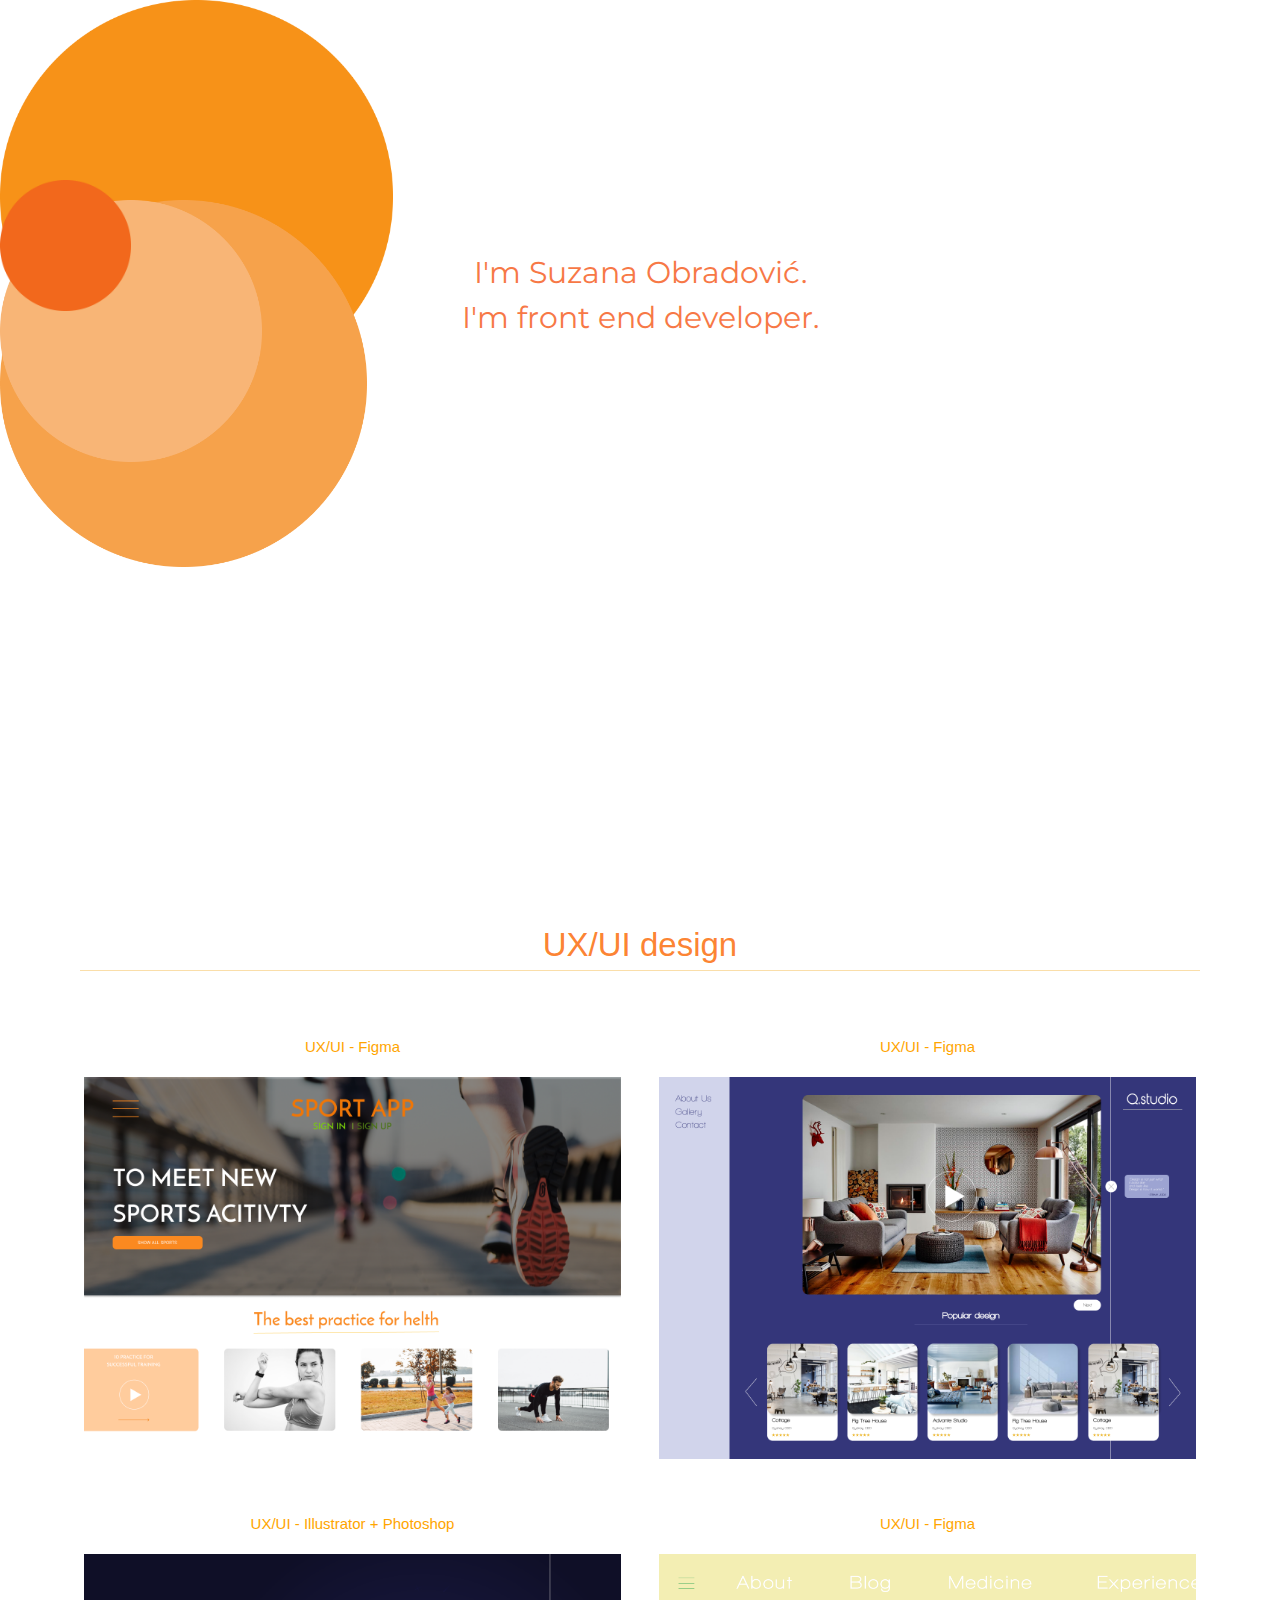
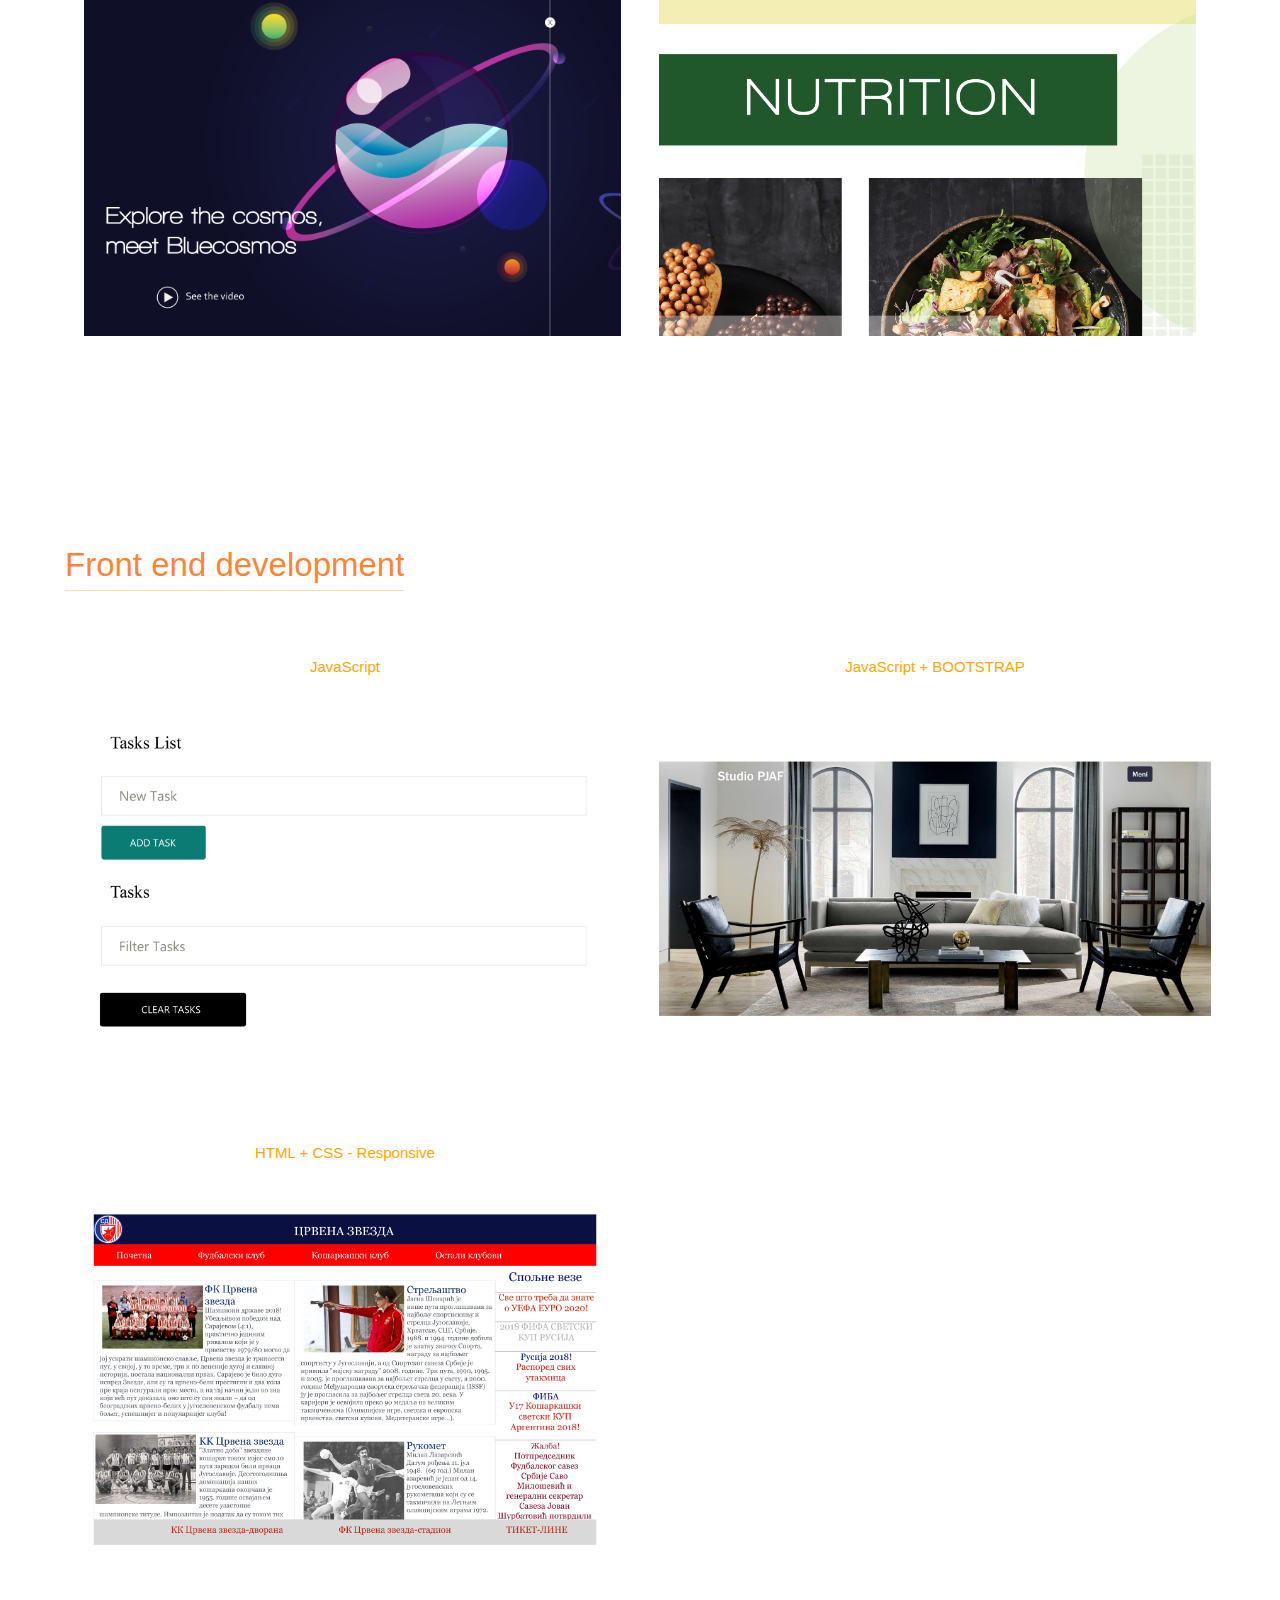
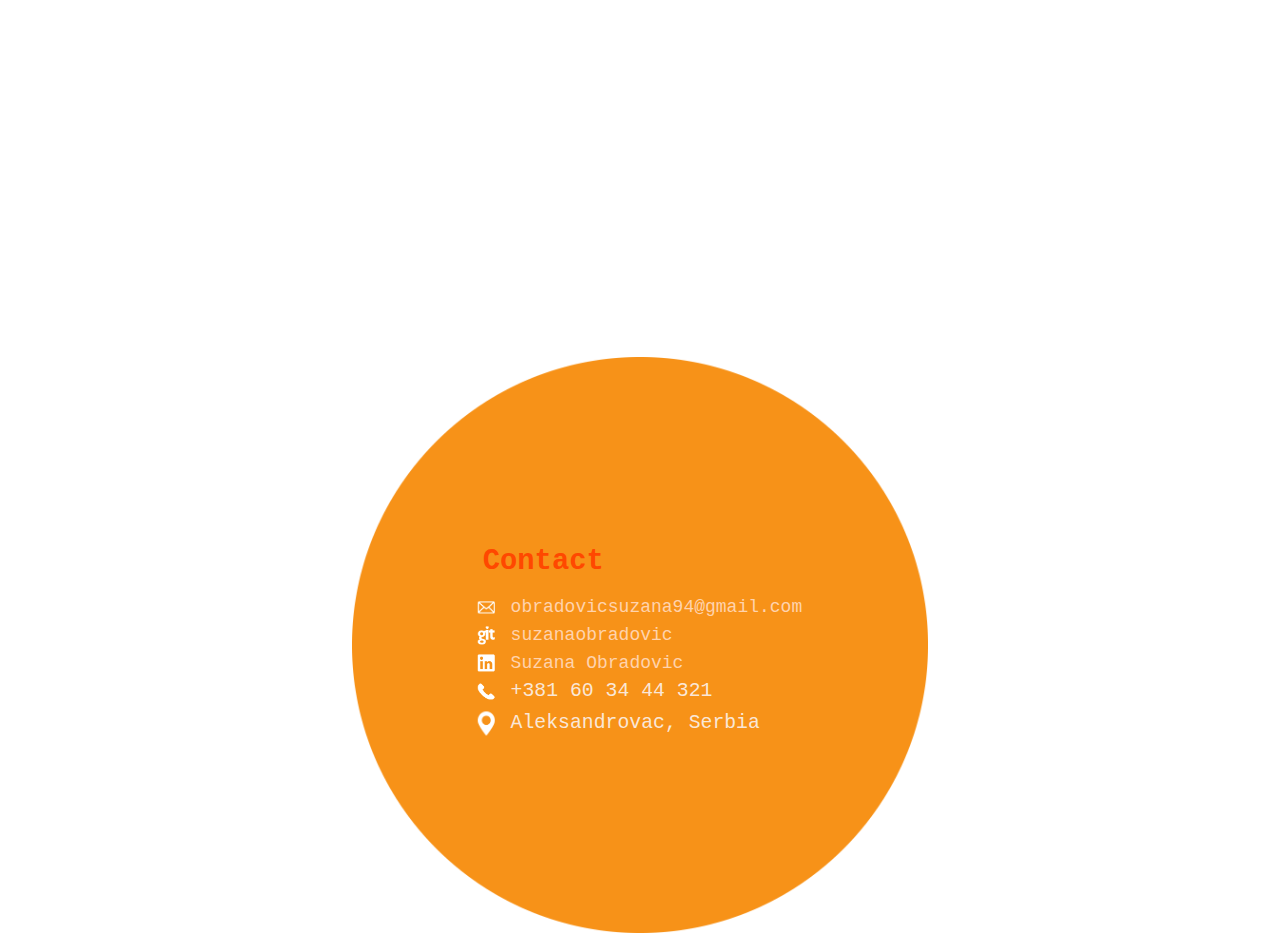
<file: index.html>
<!DOCTYPE html>
<html lang="en">

<head>
    <meta charset="UTF-8">
    <meta name="viewport" content="width=device-width, initial-scale=1">
    <meta http-equiv="X-UA-Compatible" content="ie=edge">
    <title>Portfolio</title>
    <link rel='stylesheet' href='https://use.fontawesome.com/releases/v5.7.0/css/all.css'
        integrity='sha384-lZN37f5QGtY3VHgisS14W3ExzMWZxybE1SJSEsQp9S+oqd12jhcu+A56Ebc1zFSJ' crossorigin='anonymous'>
    <link href="https://fonts.googleapis.com/icon?family=Material+Icons" rel="stylesheet">
    <link rel="stylesheet" href="https://maxcdn.bootstrapcdn.com/bootstrap/4.1.3/css/bootstrap.min.css">
    <script src="https://ajax.googleapis.com/ajax/libs/jquery/3.3.1/jquery.min.js"></script>
    <script src="portfolio.js"></script>
    <link rel="stylesheet" href="https://fonts.googleapis.com/icon?family=Material+Icons">
    <link rel="stylesheet" type="text/css" href="main.css">
    <link rel="stylesheet" href="https://www.w3schools.com/w3css/4/w3.css">


</head>

<body>

    <header>


        <div class="container-flow" id="deo">

            <div class="row" id="prviDeo">
                <div class="col-sm-12">
                    <img src="krug1.png" alt="" class="krug1">
                    <img src="krug2.png" alt="" class="krug2">
                    <img src="krug3.png" alt="" class="krug3">
                    <img src="krug4.png" alt="" class="krug4">

                    <p class="tekstOmeni">I'm Suzana Obradović.<br>
                        I'm front end developer.</p>

                </div>
            </div>

        </div>
    </header>
    <div>
        <span id="top" onclick="scrollFunction()" class='fas fa-angle-double-up' style='font-size:45px'></span>

    </div>


    <section id="portfolio">
        <div class="conatainer-flow">
            <p id="naslovP">UX/UI design</p>
            <div class="row" id="portfolio1">
                <div class="col-sm-6" id="slika1">
                    <p class="naslov1">UX/UI - Figma</p>
                    <a href="sport.html">
                        <div class="image"><img src="Desktop.png" alt="Avatar" class="image"></div>
                        <div class="overlay">
                    </a>

                </div>
            </div>
            <div class="col-sm-6" id="slika1">
                <p class="naslov1">UX/UI - Figma</p>
                <a href="studio.html">
                    <div class="image"><img src="Desktop2.png" alt="Avatar" class="image"></div>
                    <div class="overlay">
                </a>
    
            </div>
            </div>
          


            <div class="col-sm-6" id="slika1">
                <p class="naslov1">UX/UI - Illustrator + Photoshop</p>
                <a href="kosmos.html">
                    <div class="image"><img src="kosmos.png" alt="Avatar" class="image"></div>
                    <div class="overlay">
                </a>
    
            </div>
            </div>

            <div class="col-sm-6" id="slika1">
                <p class="naslov1">UX/UI - Figma</p>
                <a href="cook.html">
                    <div class="image"><img src="cookN1.png" alt="Avatar" class="image"></div>
                    <div class="overlay">
                </a>

            </div>
        </div>

       
        


        <p id="naslovF">Front end development</p>
        <div class="row" id="portfolio2">
            <div class="col-sm-6" id="slika1">
                <p class="naslov1">JavaScript</p>
                <a href="https://suzanaobradovic.github.io/projekat2/" target="_blank" class="naslov1">
                    <div class="image"><img src="toDo.jpg" alt="Avatar" class="image"></div>
                    <div class="overlay">
                </a>

            </div>
        </div>
        <div class="col-sm-6" id="slika1">
            <p class="naslov1">JavaScript + BOOTSTRAP</p>
            <a href="https://suzanaobradovic.github.io/studioPjaf/" target="_blank" class="naslov1">
                <div class="image"><img src="studioPjaf.jpg" alt="Avatar" class="image"></div>
                <div class="overlay">
            </a>
        </div>
        </div>
        <div class="col-sm-6" id="slika1">
            <p class="naslov1">HTML + CSS - Responsive</p>
            <a href="https://suzanaobradovic.github.io/Projekt1Verzija2/" target="_blank" class="naslov1">
                <div class="image"><img src="CZ.jpg" alt="Avatar" class="image"></div>
                <div class="overlay">
            </a>

        </div>
        </div>

        </div>
        </div>
    </section>


    <footer>

        <div class="row">
            <div class="col-sm-12" id="podaci">

                <img src="krug1.png" alt="" class="footerKrug">
                <div class="info">
                    <span id="contact">Contact</span><br>
                    <img src="letter.png" alt="" class="ikonice"> <a href="mailto:obradovicsuzana94@gmail.com"
                        target="_blank">obradovicsuzana94@gmail.com</a>
                    <br>
                    <img src="git-logo.png" alt="" class="ikonice"> <a href="https://github.com/suzanaobradovic"
                        target="_blank">suzanaobradovic</a>
                    <br>
                    <img src="linkedin-logo.png" alt="" class="ikonice"> <a
                        href="https://www.linkedin.com/in/obradovic-suzana" target="_blank">Suzana Obradovic</a><br>
                    <img src="call-answer.png" alt="" class="ikonice"> <span>+381 60 34 44 321</span><br>
                    <img src="placeholder-filled-point.png" alt="" class="ikonice"> <span>Aleksandrovac, Serbia</span>
                </div>

            </div>

        </div>


    </footer>






    <script src="https://cdnjs.cloudflare.com/ajax/libs/popper.js/1.14.3/umd/popper.min.js"></script>
    <script src="https://maxcdn.bootstrapcdn.com/bootstrap/4.1.3/js/bootstrap.min.js"></script>

</body>
</file>
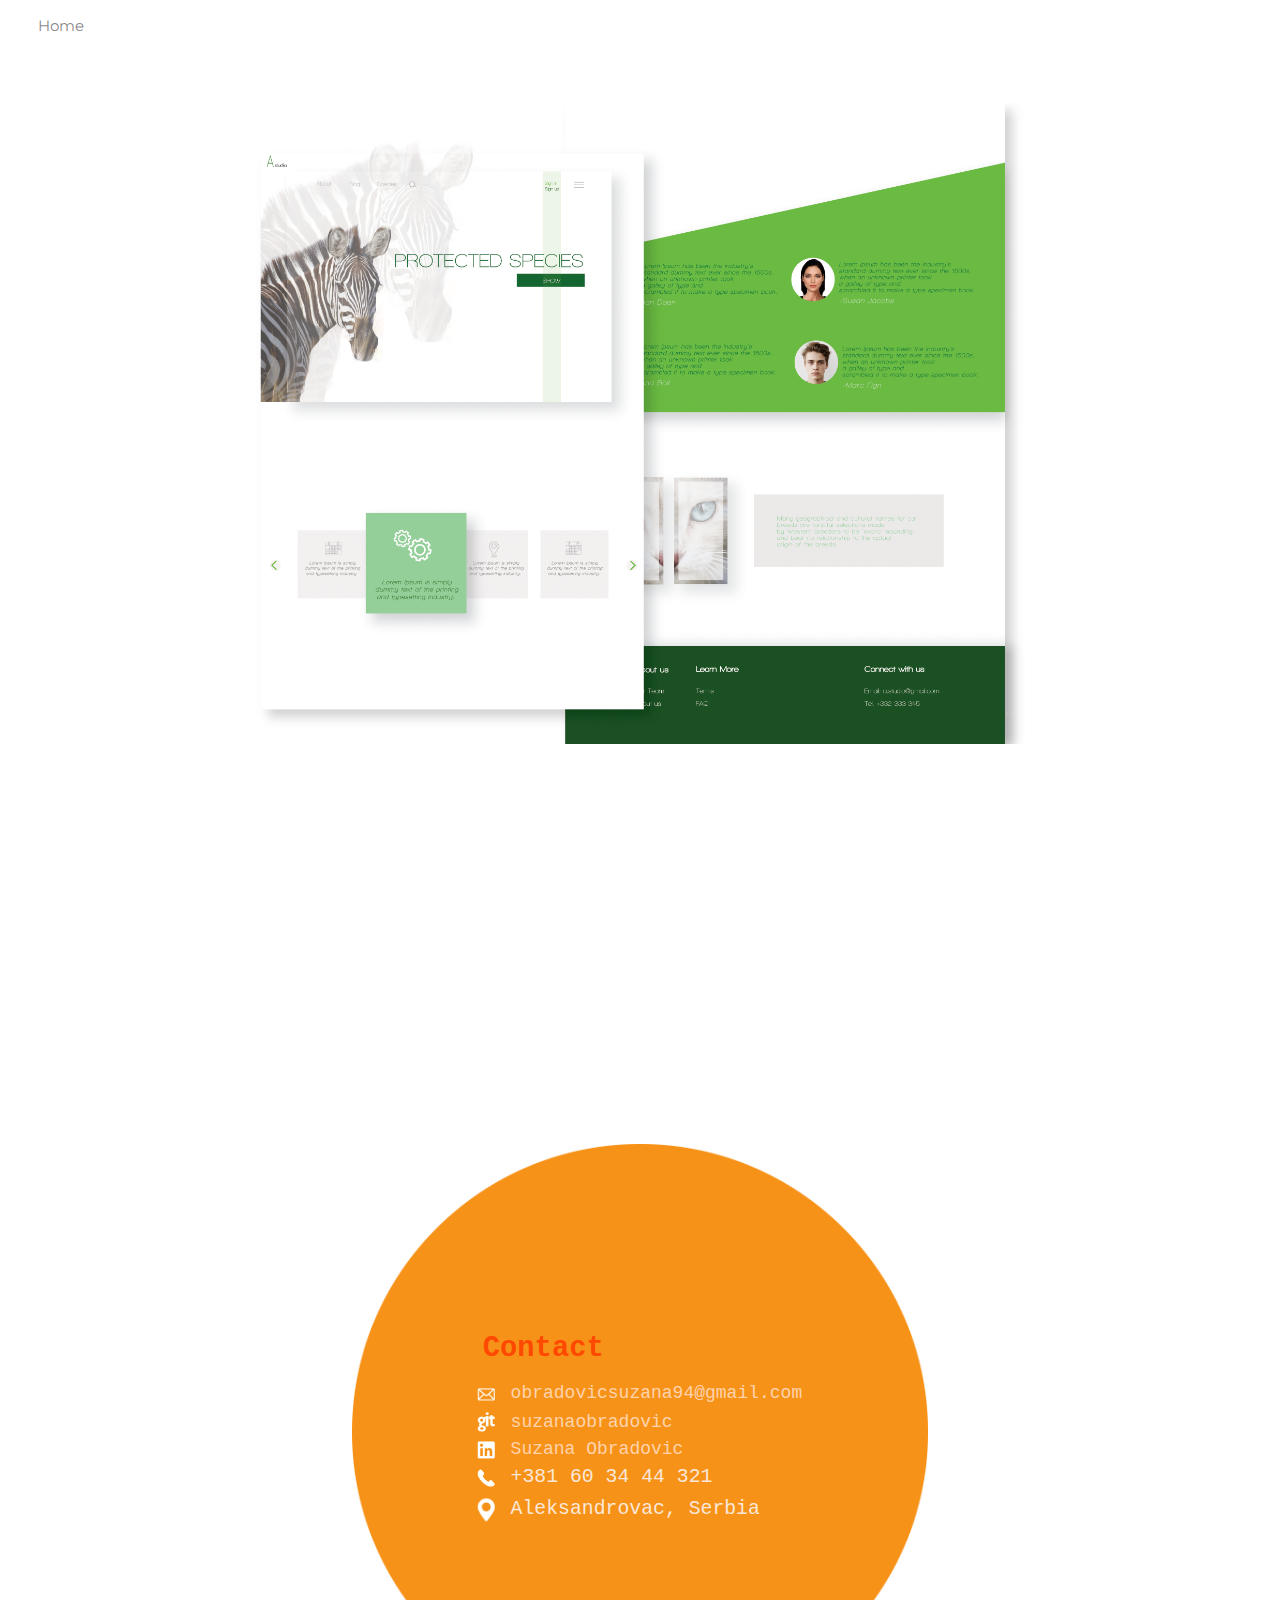
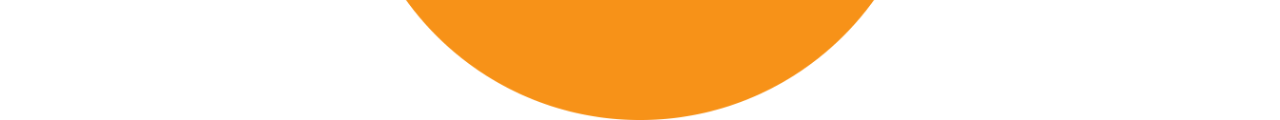
<file: animal.html>
<!DOCTYPE html>
<html lang="en">
    <head>
        <meta charset="UTF-8">
        <meta name="viewport" content="width=device-width, initial-scale=1">
        <meta http-equiv="X-UA-Compatible" content="ie=edge">
        <title>Portfolio</title>
        <link rel='stylesheet' href='https://use.fontawesome.com/releases/v5.7.0/css/all.css'
            integrity='sha384-lZN37f5QGtY3VHgisS14W3ExzMWZxybE1SJSEsQp9S+oqd12jhcu+A56Ebc1zFSJ' crossorigin='anonymous'>
        <link href="https://fonts.googleapis.com/icon?family=Material+Icons" rel="stylesheet">
        <link rel="stylesheet" href="https://maxcdn.bootstrapcdn.com/bootstrap/4.1.3/css/bootstrap.min.css">
        <script src="https://ajax.googleapis.com/ajax/libs/jquery/3.3.1/jquery.min.js"></script>
        <script src="portfolio.js"></script>
        <link rel="stylesheet" href="https://fonts.googleapis.com/icon?family=Material+Icons">
        <link rel="stylesheet" type="text/css" href="main.css">
        <link rel="stylesheet" href="https://www.w3schools.com/w3css/4/w3.css">
    
    
    </head>
    
    <body>
            
            <header>
                    <div class="container-flow">
            
                        <div class="row">
                            <div class="col-sm-12">
            
                                <nav class="navbar navbar-expand-lg navbar-light">
                                    <a class="navbar-brand" href="#"></a>
                                    <button class="navbar-toggler" type="button" data-toggle="collapse" data-target="#navbarNav"
                                        aria-controls="navbarNav" aria-expanded="false" aria-label="Toggle navigation">
                                        <span class="navbar-toggler-icon"></span>
                                    </button>
                                    <div class="collapse navbar-collapse" id="navbarNav">
                                        <ul class="navbar-nav">
                                                <li class="nav-item">
                                                        <span class="nav-link"><a href="index.html">Home</a></span>
                                                    </li>
                                           
                                        </ul>
                                    </div>
                                </nav>
            
                            </div>
                        </div>
                    </div>
                </header>
                <span id="top" onclick="scrollBack()" class='fas fa-angle-double-up' style='font-size:45px'></span>
        <div class="container">
            <div class="row">
                <div class="col-sm-12">
                    <img src="animalUi2.png" alt="" id="slikaCook">
                </div>
            </div>
           
        </div>
        <footer>

                <div class="row">
                    <div class="col-sm-12" id="podaci">
        
                        <img src="krug1.png" alt="" class="footerKrug">
                        <div class="info">
                            <span id="contact">Contact</span><br>
                            <img src="letter.png" alt="" class="ikonice"> <a href="mailto:suzanajeremic9@gmail.com" target="_blank">obradovicsuzana94@gmail.com</a>
                            <br>
                            <img src="git-logo.png" alt="" class="ikonice"> <a href="https://github.com/suzanaobradovic" target="_blank">suzanaobradovic</a>
                            <br>
                            <img src="linkedin-logo.png" alt="" class="ikonice"> <a href="https://www.linkedin.com/in/jer-suzana"
                                target="_blank">Suzana Obradovic</a><br>
                            <img src="call-answer.png" alt="" class="ikonice"> <span>+381 60 34 44 321</span><br>
                            <img src="placeholder-filled-point.png" alt="" class="ikonice"> <span>Aleksandrovac, Serbia</span>
                        </div>
        
                    </div>
        
                </div>
               
        
            </footer>
    
    
        <script src="https://cdnjs.cloudflare.com/ajax/libs/popper.js/1.14.3/umd/popper.min.js"></script>
        <script src="https://maxcdn.bootstrapcdn.com/bootstrap/4.1.3/js/bootstrap.min.js"></script>
    
    </body>
    
</head>
<body>
    
</body>
</html>
</file>
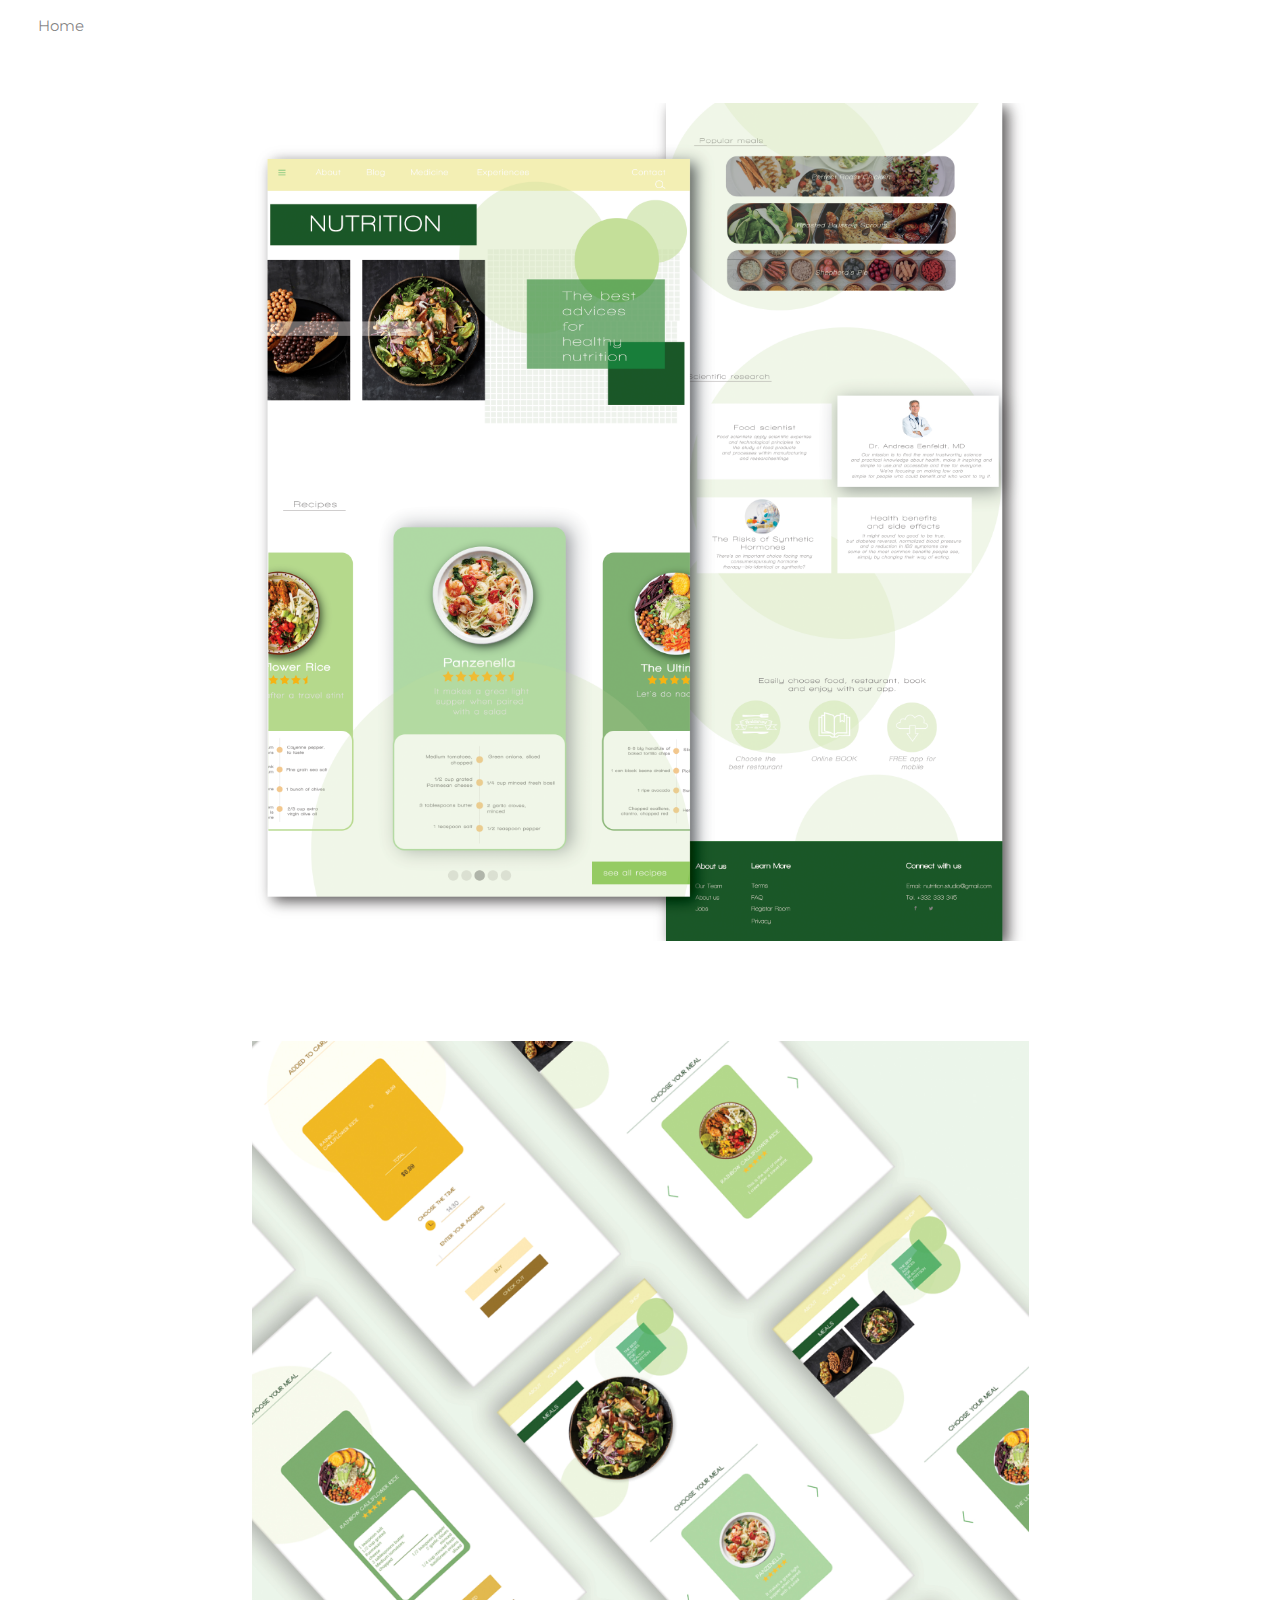
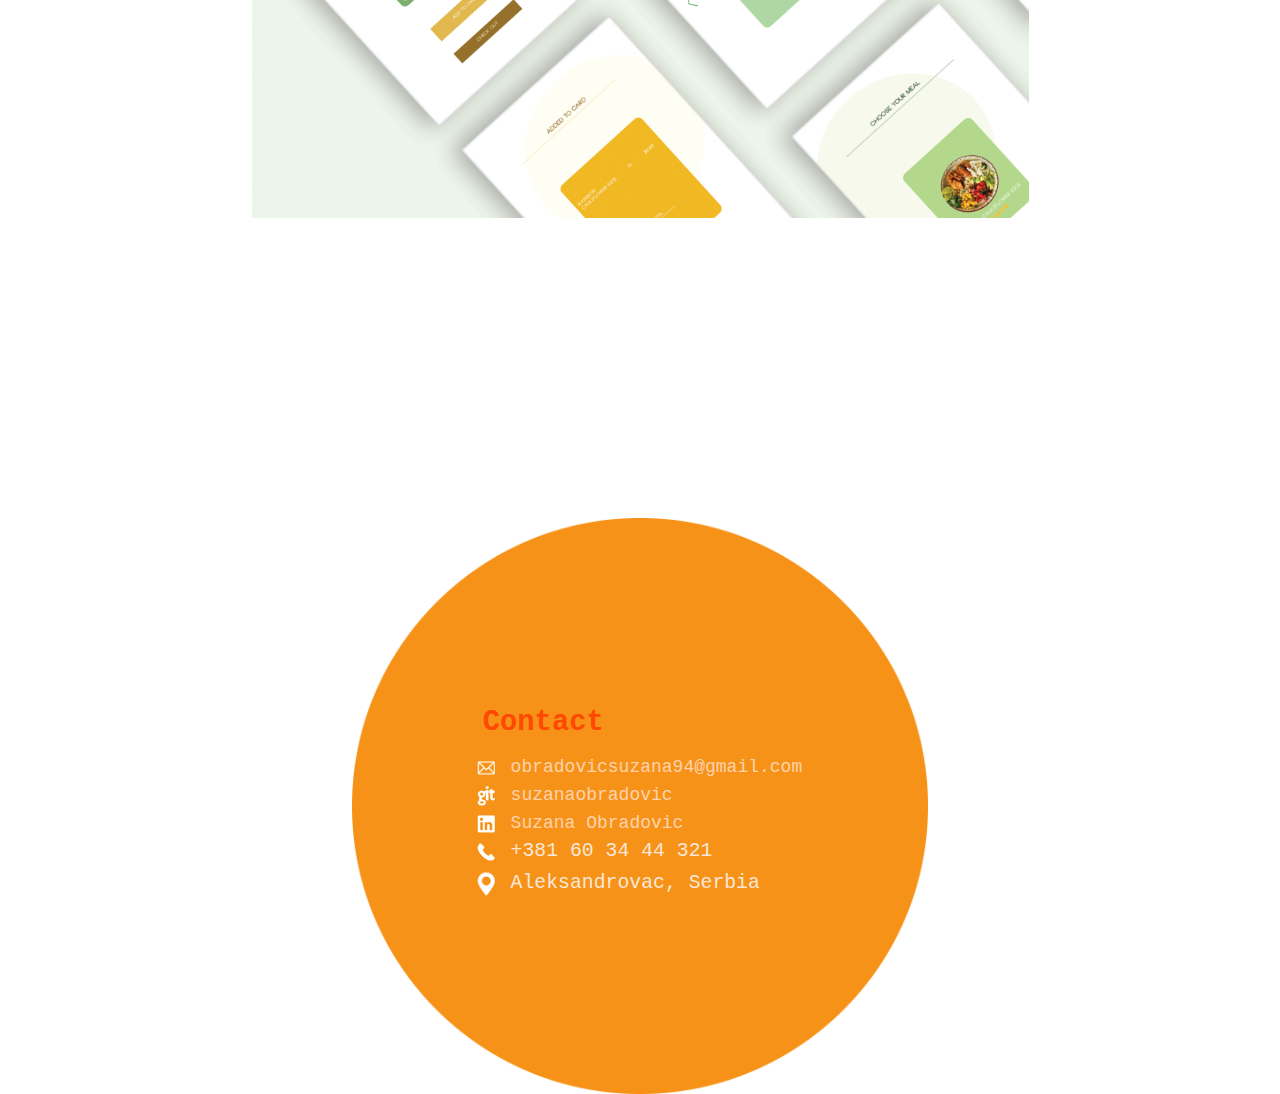
<file: cook.html>
<!DOCTYPE html>
<html lang="en">

<head>
    <meta charset="UTF-8">
    <meta name="viewport" content="width=device-width, initial-scale=1">
    <meta http-equiv="X-UA-Compatible" content="ie=edge">
    <title>Portfolio</title>
    <link rel='stylesheet' href='https://use.fontawesome.com/releases/v5.7.0/css/all.css'
        integrity='sha384-lZN37f5QGtY3VHgisS14W3ExzMWZxybE1SJSEsQp9S+oqd12jhcu+A56Ebc1zFSJ' crossorigin='anonymous'>
    <link href="https://fonts.googleapis.com/icon?family=Material+Icons" rel="stylesheet">
    <link rel="stylesheet" href="https://maxcdn.bootstrapcdn.com/bootstrap/4.1.3/css/bootstrap.min.css">
    <script src="https://ajax.googleapis.com/ajax/libs/jquery/3.3.1/jquery.min.js"></script>
    <script src="portfolio.js"></script>
    <link rel="stylesheet" href="https://fonts.googleapis.com/icon?family=Material+Icons">
    <link rel="stylesheet" type="text/css" href="main.css">
    <link rel="stylesheet" href="https://www.w3schools.com/w3css/4/w3.css">


</head>

<body>

    <header>
        <div class="container-flow">

            <div class="row">
                <div class="col-sm-12">

                    <nav class="navbar navbar-expand-lg navbar-light">
                        <a class="navbar-brand" href="#"></a>
                        <button class="navbar-toggler" type="button" data-toggle="collapse" data-target="#navbarNav"
                            aria-controls="navbarNav" aria-expanded="false" aria-label="Toggle navigation">
                            <span class="navbar-toggler-icon"></span>
                        </button>
                        <div class="collapse navbar-collapse" id="navbarNav">
                            <ul class="navbar-nav">
                                <li>
                                    <span class="nav-link"><a href="index.html">Home</a></span>
                                </li>

                            </ul>
                        </div>
                    </nav>

                </div>
            </div>
        </div>
    </header>
    <span id="top" onclick="scrollBack()" class='fas fa-angle-double-up' style='font-size:45px'></span>

    <div class="container">
        <div class="row">
            <div class="col-sm-12">
                <img src="cook2.png" alt="" id="slikaCook">
            </div>
        </div>
        <div class="row">
            <div class="col-sm-12">
                <img src="naslovna.jpg" alt="" id="slikaNaslovna">
            </div>
        </div>
    </div>

    <footer>

        <div class="row">
            <div class="col-sm-12" id="podaci">

                <img src="krug1.png" alt="" class="footerKrug">
                <div class="info">
                    <span id="contact">Contact</span><br>
                    <img src="letter.png" alt="" class="ikonice"> <a href="mailto:obradovicsuzana94@gmail.com"
                        target="_blank">obradovicsuzana94@gmail.com</a>
                    <br>
                    <img src="git-logo.png" alt="" class="ikonice"> <a href="https://github.com/suzanaobradovic"
                        target="_blank">suzanaobradovic</a>
                    <br>
                    <img src="linkedin-logo.png" alt="" class="ikonice"> <a
                        href="https://www.linkedin.com/in/jer-suzana" target="_blank">Suzana Obradovic</a><br>
                    <img src="call-answer.png" alt="" class="ikonice"> <span>+381 60 34 44 321</span><br>
                    <img src="placeholder-filled-point.png" alt="" class="ikonice"> <span>Aleksandrovac, Serbia</span>
                </div>

            </div>

        </div>


    </footer>

    <script src="https://cdnjs.cloudflare.com/ajax/libs/popper.js/1.14.3/umd/popper.min.js"></script>
    <script src="https://maxcdn.bootstrapcdn.com/bootstrap/4.1.3/js/bootstrap.min.js"></script>

</body>

</html>
</file>
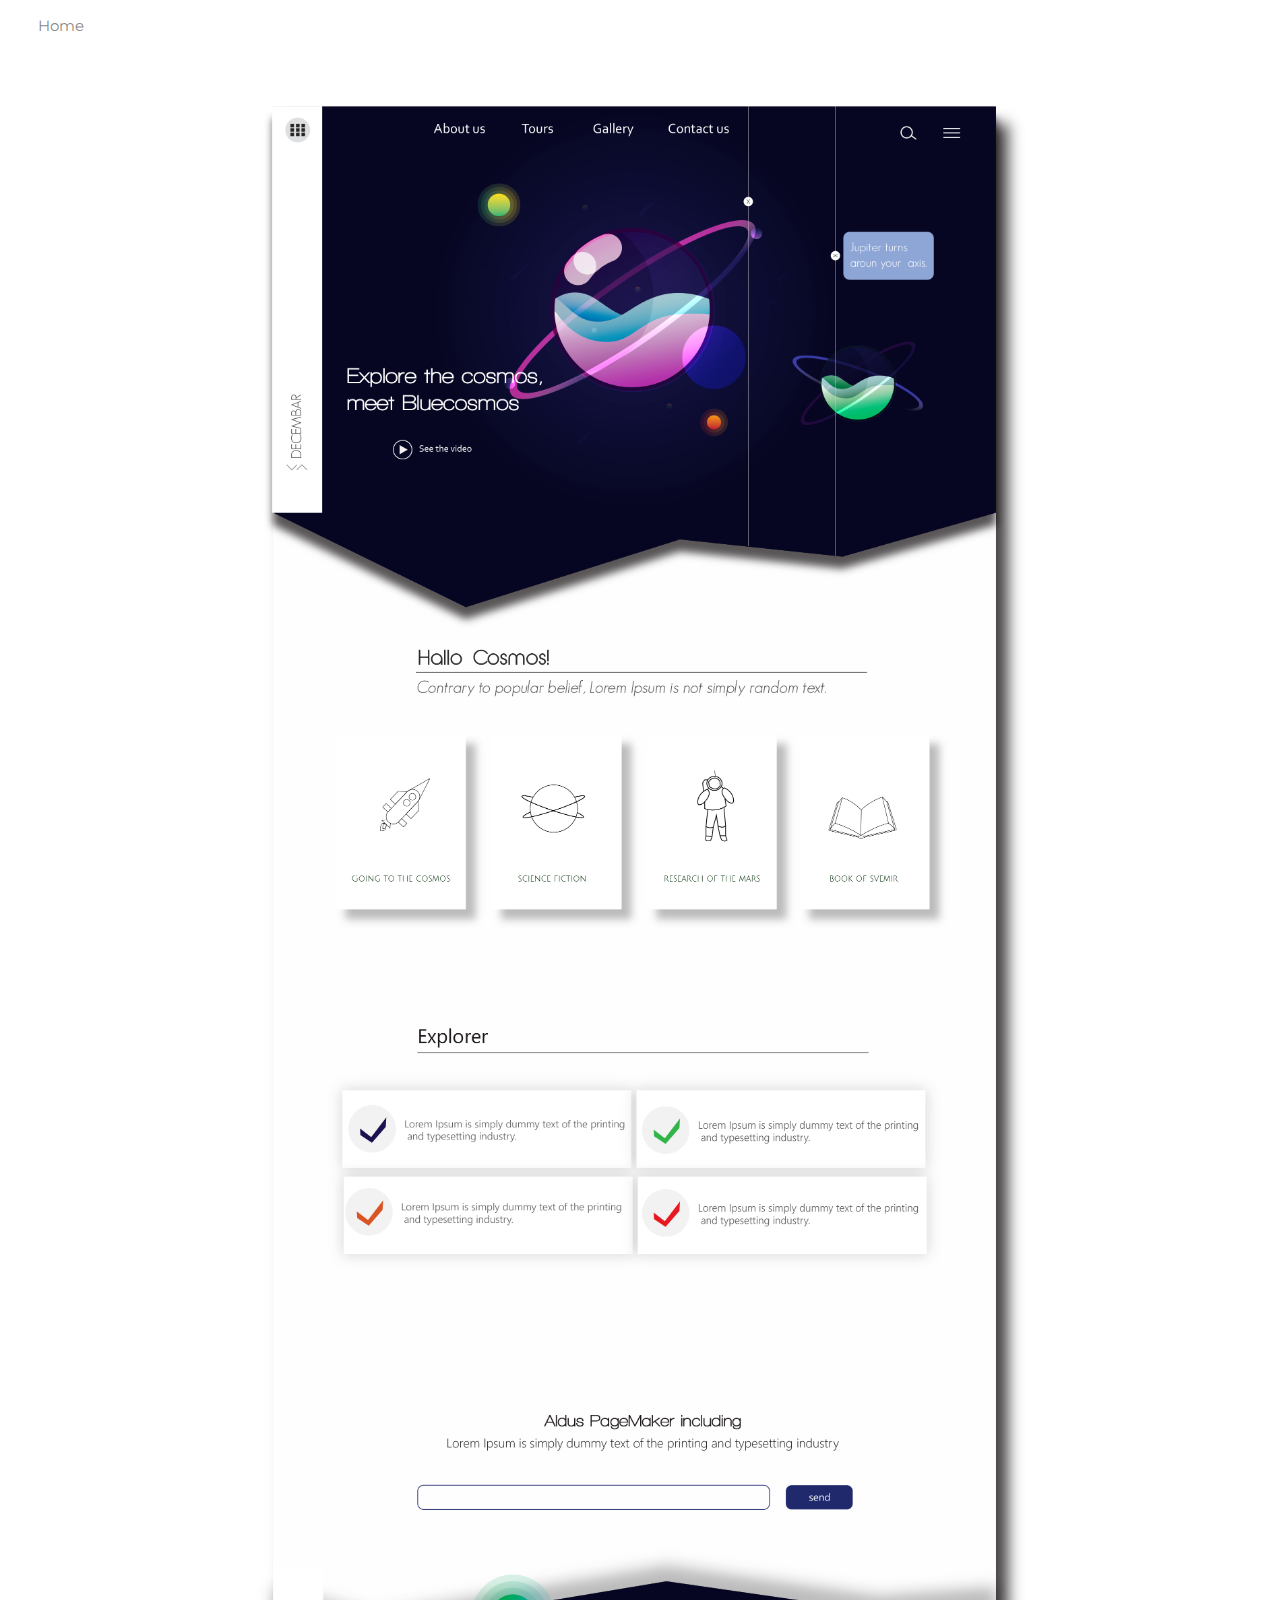
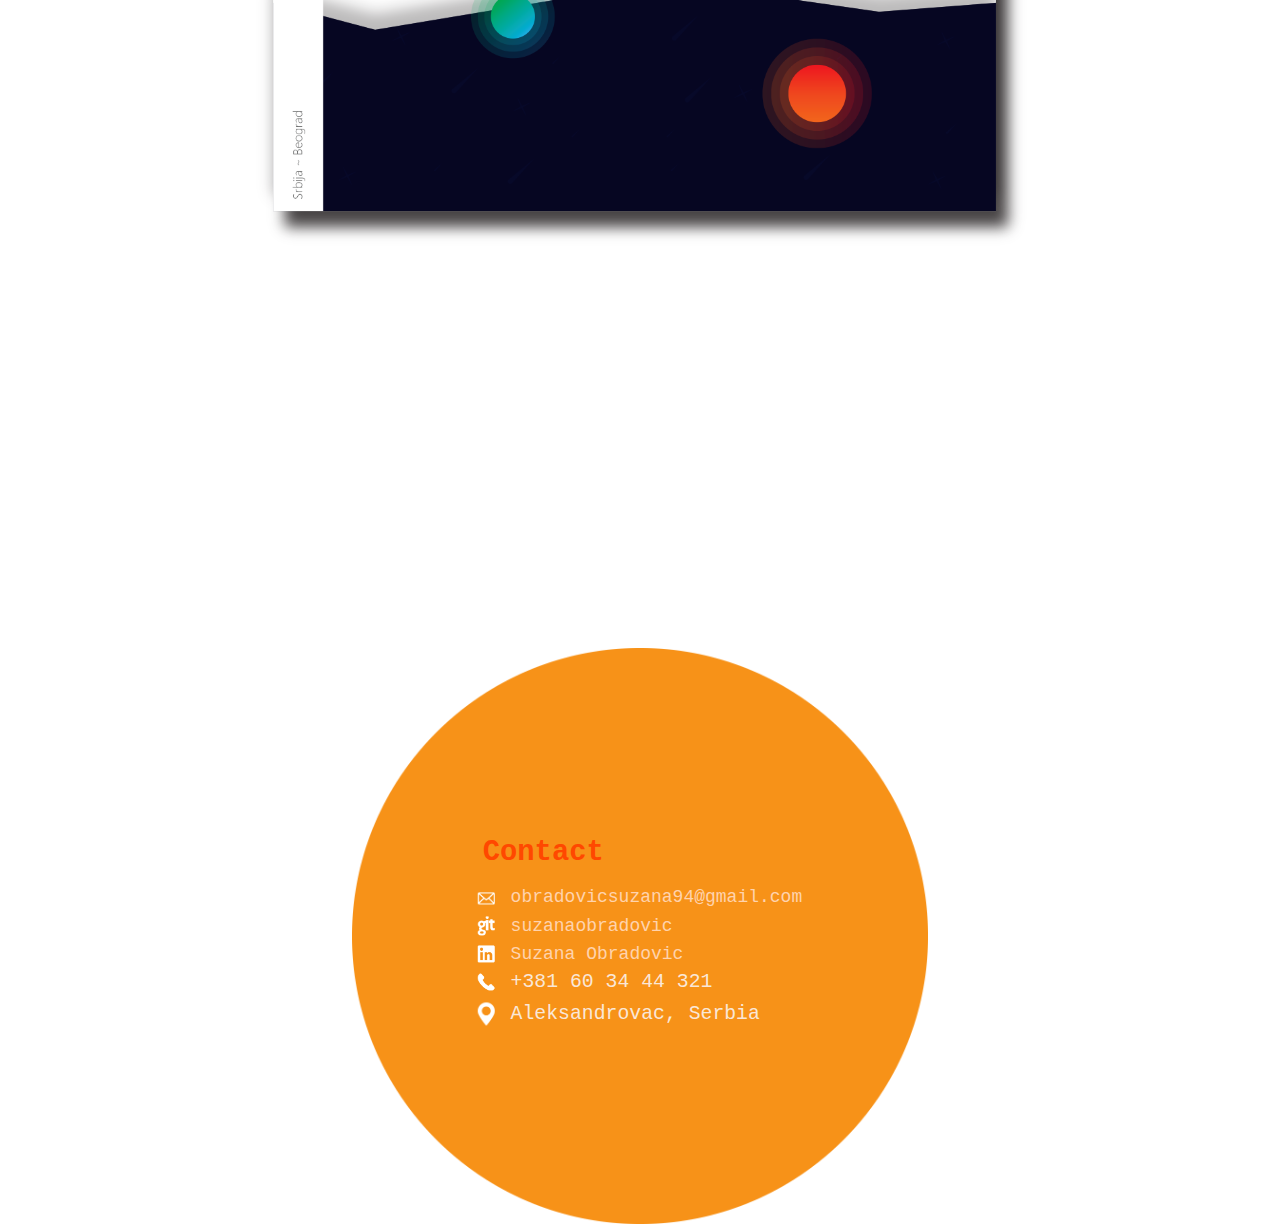
<file: kosmos.html>
<!DOCTYPE html>
<html lang="en">

<head>
    <meta charset="UTF-8">
    <meta name="viewport" content="width=device-width, initial-scale=1">
    <meta http-equiv="X-UA-Compatible" content="ie=edge">
    <title>Portfolio</title>
    <link rel='stylesheet' href='https://use.fontawesome.com/releases/v5.7.0/css/all.css'
        integrity='sha384-lZN37f5QGtY3VHgisS14W3ExzMWZxybE1SJSEsQp9S+oqd12jhcu+A56Ebc1zFSJ' crossorigin='anonymous'>
    <link href="https://fonts.googleapis.com/icon?family=Material+Icons" rel="stylesheet">
    <link rel="stylesheet" href="https://maxcdn.bootstrapcdn.com/bootstrap/4.1.3/css/bootstrap.min.css">
    <script src="https://ajax.googleapis.com/ajax/libs/jquery/3.3.1/jquery.min.js"></script>
    <script src="portfolio.js"></script>
    <link rel="stylesheet" href="https://fonts.googleapis.com/icon?family=Material+Icons">
    <link rel="stylesheet" type="text/css" href="main.css">
    <link rel="stylesheet" href="https://www.w3schools.com/w3css/4/w3.css">


</head>

<body>

    <header>
        <div class="container-flow">

            <div class="row">
                <div class="col-sm-12">

                    <nav class="navbar navbar-expand-lg navbar-light" >
                        <a class="navbar-brand" href="#"></a>
                        <button class="navbar-toggler" type="button" data-toggle="collapse" data-target="#navbarNav"
                            aria-controls="navbarNav" aria-expanded="false" aria-label="Toggle navigation">
                            <span class="navbar-toggler-icon"></span>
                        </button>
                        <div class="collapse navbar-collapse" id="navbarNav">
                            <ul class="navbar-nav">
                                <li>
                                    <span class="nav-link"><a href="index.html">Home</a></span>
                                </li>

                            </ul>
                        </div>
                    </nav>

                </div>
            </div>
        </div>
    </header>
    <span id="top" onclick="scrollBack()" class='fas fa-angle-double-up' style='font-size:45px'></span>

    <div class="container">
        <div class="row">
            <div class="col-sm-12">
                <img src="ui.png" alt="" id="slikaCook">
            </div>
        </div>

    </div>

    <footer>

        <div class="row">
            <div class="col-sm-12" id="podaci">

                <img src="krug1.png" alt="" class="footerKrug">
                <div class="info">
                    <span id="contact">Contact</span><br>
                    <img src="letter.png" alt="" class="ikonice"> <a href="mailto:obradovicsuzana94@gmail.com"
                        target="_blank">obradovicsuzana94@gmail.com</a>
                    <br>
                    <img src="git-logo.png" alt="" class="ikonice"> <a href="https://github.com/suzanaobradovic"
                        target="_blank">suzanaobradovic</a>
                    <br>
                    <img src="linkedin-logo.png" alt="" class="ikonice"> <a
                        href="https://www.linkedin.com/in/jer-suzana" target="_blank">Suzana Obradovic</a><br>
                    <img src="call-answer.png" alt="" class="ikonice"> <span>+381 60 34 44 321</span><br>
                    <img src="placeholder-filled-point.png" alt="" class="ikonice"> <span>Aleksandrovac, Serbia</span>
                </div>

            </div>

        </div>


    </footer>

    <script src="https://cdnjs.cloudflare.com/ajax/libs/popper.js/1.14.3/umd/popper.min.js"></script>
    <script src="https://maxcdn.bootstrapcdn.com/bootstrap/4.1.3/js/bootstrap.min.js"></script>

</body>

</html>
</file>
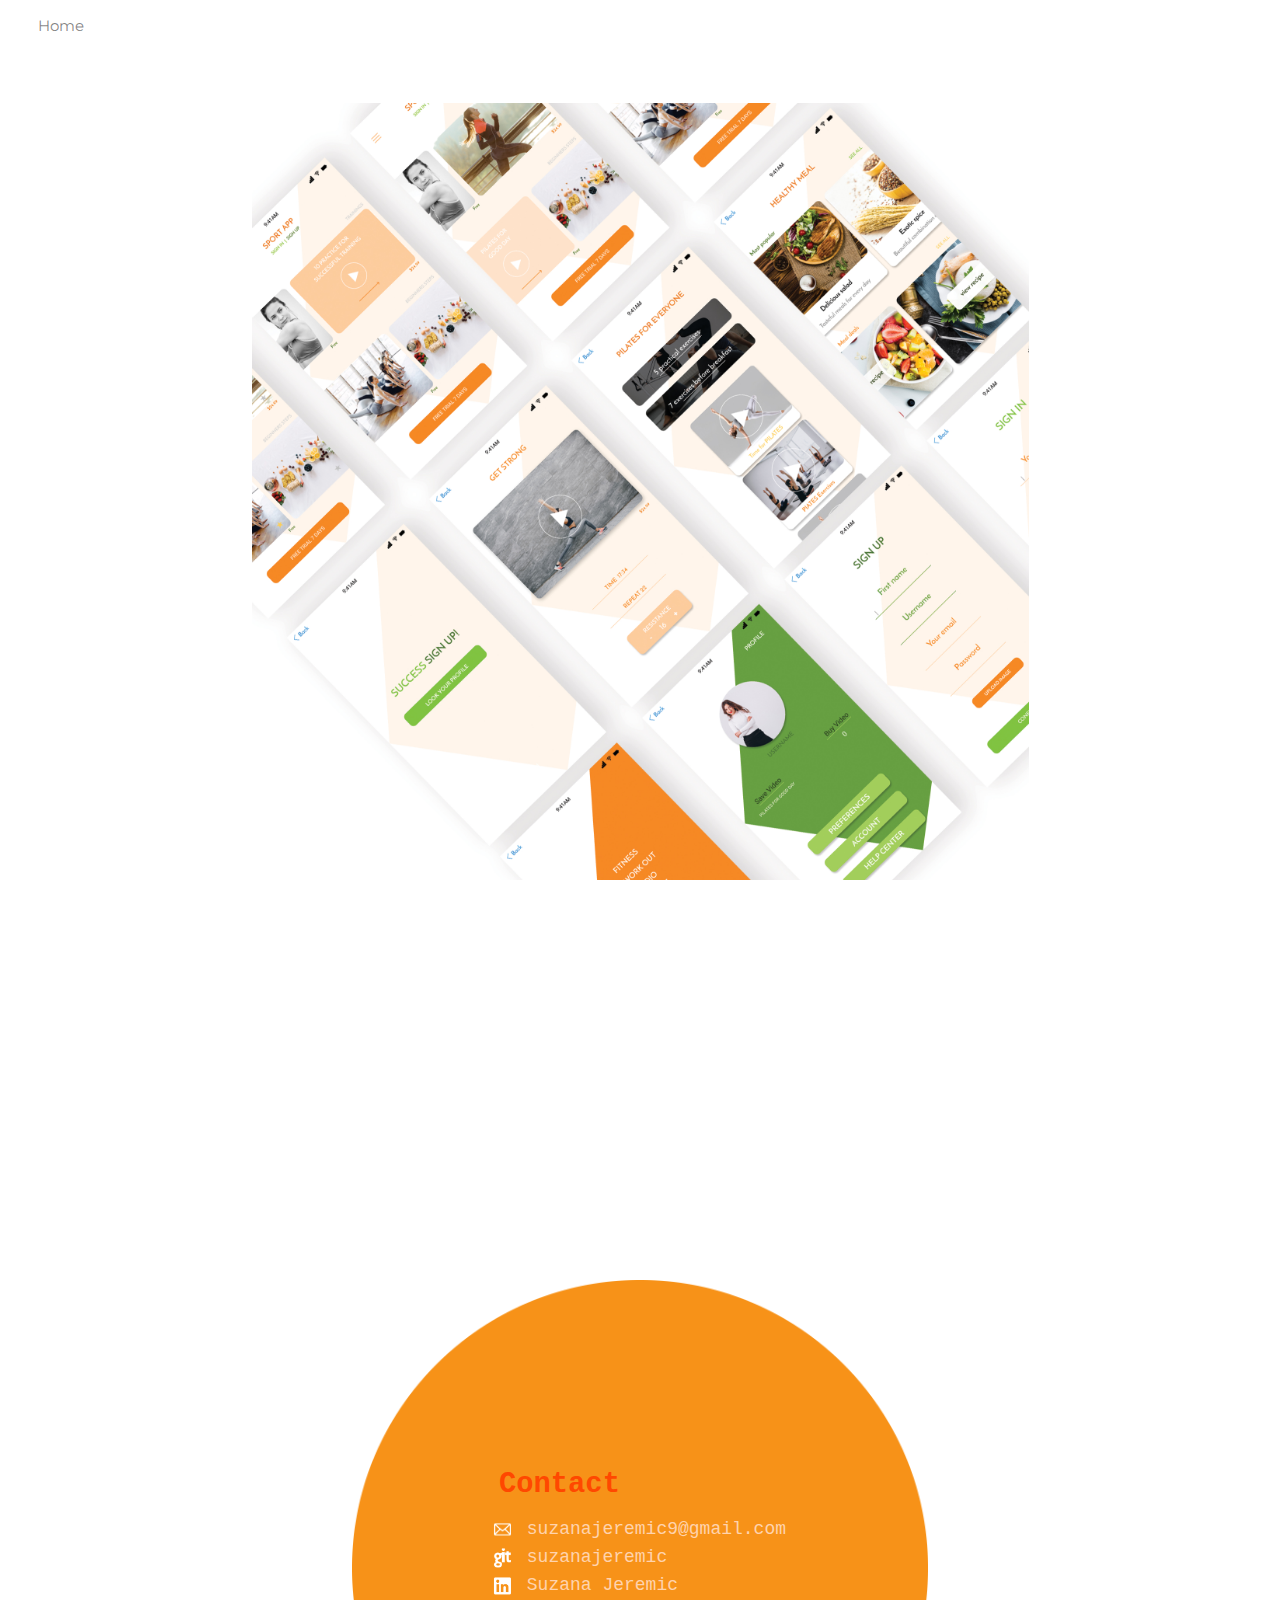
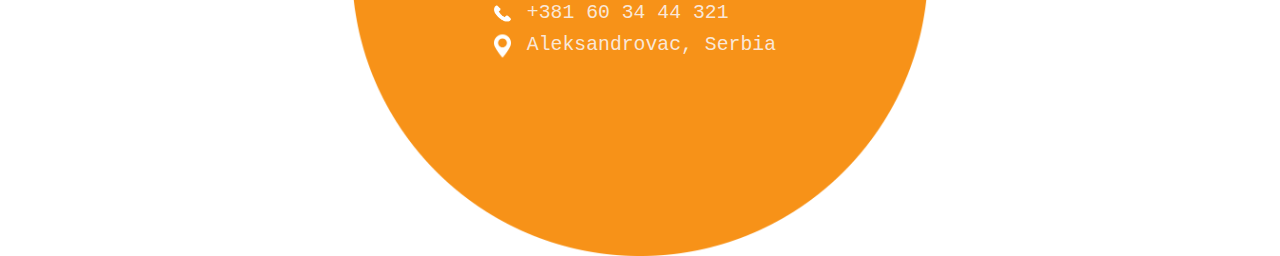
<file: sport.html>
<!DOCTYPE html>
<html lang="en">

<head>
    <meta charset="UTF-8">
    <meta name="viewport" content="width=device-width, initial-scale=1">
    <meta http-equiv="X-UA-Compatible" content="ie=edge">
    <title>Portfolio</title>
    <link rel='stylesheet' href='https://use.fontawesome.com/releases/v5.7.0/css/all.css'
        integrity='sha384-lZN37f5QGtY3VHgisS14W3ExzMWZxybE1SJSEsQp9S+oqd12jhcu+A56Ebc1zFSJ' crossorigin='anonymous'>
    <link href="https://fonts.googleapis.com/icon?family=Material+Icons" rel="stylesheet">
    <link rel="stylesheet" href="https://maxcdn.bootstrapcdn.com/bootstrap/4.1.3/css/bootstrap.min.css">
    <script src="https://ajax.googleapis.com/ajax/libs/jquery/3.3.1/jquery.min.js"></script>
    <script src="portfolio.js"></script>
    <link rel="stylesheet" href="https://fonts.googleapis.com/icon?family=Material+Icons">
    <link rel="stylesheet" type="text/css" href="main.css">
    <link rel="stylesheet" href="https://www.w3schools.com/w3css/4/w3.css">


</head>

<body>

    <header>
        <div class="container-flow">

            <div class="row">
                <div class="col-sm-12">

                    <nav class="navbar navbar-expand-lg navbar-light">
                        <a class="navbar-brand" href="#"></a>
                        <button class="navbar-toggler" type="button" data-toggle="collapse" data-target="#navbarNav"
                            aria-controls="navbarNav" aria-expanded="false" aria-label="Toggle navigation">
                            <span class="navbar-toggler-icon"></span>
                        </button>
                        <div class="collapse navbar-collapse" id="navbarNav">
                            <ul class="navbar-nav">
                                <li>
                                    <span class="nav-link"><a href="index.html">Home</a></span>
                                </li>

                            </ul>
                        </div>
                    </nav>

                </div>
            </div>
        </div>
    </header>
    <span id="top" onclick="scrollBack()" class='fas fa-angle-double-up' style='font-size:45px'></span>

    <div class="container">
        <div class="row">
            <div class="col-sm-12">
                <img src="sportApp.jpg" alt="" id="slikaCook">
            </div>
        </div>

    </div>

    <footer>

        <div class="row">
            <div class="col-sm-12" id="podaci">

                <img src="krug1.png" alt="" class="footerKrug">
                <div class="info">
                    <span id="contact">Contact</span><br>
                    <img src="letter.png" alt="" class="ikonice"> <a href="mailto:obradovicsuzana94@gmail.com"
                        target="_blank">suzanajeremic9@gmail.com</a>
                    <br>
                    <img src="git-logo.png" alt="" class="ikonice"> <a href="https://github.com/suzanajeremic"
                        target="_blank">suzanajeremic</a>
                    <br>
                    <img src="linkedin-logo.png" alt="" class="ikonice"> <a
                        href="https://www.linkedin.com/in/jer-suzana" target="_blank">Suzana Jeremic</a><br>
                    <img src="call-answer.png" alt="" class="ikonice"> <span>+381 60 34 44 321</span><br>
                    <img src="placeholder-filled-point.png" alt="" class="ikonice"> <span>Aleksandrovac, Serbia</span>
                </div>

            </div>

        </div>


    </footer>

    <script src="https://cdnjs.cloudflare.com/ajax/libs/popper.js/1.14.3/umd/popper.min.js"></script>
    <script src="https://maxcdn.bootstrapcdn.com/bootstrap/4.1.3/js/bootstrap.min.js"></script>

</body>

</html>
</file>
<file: main.css>
@import url('https://fonts.googleapis.com/css?family=Montserrat');


html, body {


    overflow-x: hidden;
}

#prviDeo{
   
    min-height: 700px;
    background-attachment: fixed;
    background-position: center;
    background-repeat: no-repeat;
    background-size: cover;
   
}

.krug1{
    width: 30%;
    position: absolute;
    animation: 25s linear infinite krug1;
    transform: translate(0, 0);
}
@keyframes krug1 {
    0% {
        transform: translate(0, 0)
    }

    20% {
        transform: translate(400%, 0)
    }

    40% {
        transform: translate(-200%, 0)
    }

    60% {
        transform: translate(400%, 0)
    }

    80% {
        transform: translate(-200%, 0)
    }

    100% {
        transform: translate(400%, 0)
    }


}
.krug2{
    width: 28%;
    position: absolute;
    margin-top: 200px;
    animation: 30s linear infinite krug2;
    transform: translate(0, 0);
}
@keyframes krug2 {
    0% {
        transform: translate(0, 0)
    }

    20% {
        transform: translate(400%, 0)
    }

    40% {
        transform: translate(-200%, 0)
    }

    60% {
        transform: translate(400%, 0)
    }

    80% {
        transform: translate(-200%, 0)
    }

    100% {
        transform: translate(400%, 0)
    }


}
.krug3{
    width: 20%;
    position: absolute;
    margin-top: 200px;
    animation: 35s linear infinite krug3;
    transform: translate(0, 0);
}
@keyframes krug3 {
    0% {
        transform: translate(0, 0)
    }

    20% {
        transform: translate(500%, 0)
    }

    40% {
        transform: translate(-100%, 0)
    }

    60% {
        transform: translate(500%, 0)
    }

    80% {
        transform: translate(-100%, 0)
    }

    100% {
        transform: translate(500%, 0)
    }


}
.krug4{
    width: 10%;
    position: absolute;
    margin-top: 180px;
    animation: 23s linear infinite krug4;
    transform: translate(0, 0);
}
@keyframes krug4 {
    0% {
        transform: translate(0, 0)
    }

    20% {
        transform: translate(1000%, 0)
    }

    40% {
        transform: translate(-100%, 0)
    }

    60% {
        transform: translate(1000%, 0)
    }

    80% {
        transform: translate(-100%, 0)
    }

    100% {
        transform: translate(1000%, 0)
    }
}
.tekstOmeni{
    color: rgb(247, 120, 70);
    text-align: center;
    margin-top: 250px;
    z-index: 1;
    position: relative;
    font-family: 'Montserrat', sans-serif; 
    font-size: 200%;
}

.nav-link{
cursor: pointer;
color: rgb(200, 80, 0);
font-family: 'Montserrat', sans-serif; 

}


h3{
    position: relative;
    margin-top: 230px;
    top: 50px;
    text-align: center;
    font-family: inherit;
    color:rgba(255, 166, 0, 0.822);
   
}


#naslovP{
color: rgba(252, 120, 32, 0.925);
padding-top: 40px;
font-size: 220%;
text-align: center;
border-bottom: 1px solid rgb(250, 222, 169);
}
#naslovF{
color: rgba(252, 120, 32, 0.925);
padding-top: 200px;
font-size: 220%;
text-align: center;
border-bottom: 1px solid rgb(250, 222, 169);
}
.image {
    border: 2px solid #fff;
    width: 100%;
    overflow: hidden;
}

.image img {
    width: 100%;
    transition: all 0.5s ease-in-out;
}

.image:hover img {
    transform: scale(1.3, 1.3);
    cursor: pointer
}

  #portfolio{
      margin-top: 100px;
      padding: 80px;
  }


  #podaci{
    position: relative;
    text-align: center;
   margin-top: 300px;
  
  }
  .footerKrug{
      width: 45%;
      
  }
  .info{
   font-size: 120%;
    position: absolute;
    top: 50%;
    left: 50%;
    transform: translate(-50%, -50%);
    text-align: justify;
    color: rgb(250, 231, 215);
    font-family: monospace;
   }
   .info span{
       font-size: 110%;
       padding: 5px;
   }
   .info a{
       color: rgb(255, 211, 173);
       padding-left: 5px;
       font-family: monospace;
     
   }
 
 #contact{
      color: rgb(255, 72, 0);
      text-align: center;
     font-weight: 550;
      font-size: 160%;
     bottom: 10px;
     position: relative;
     font-family: inherit;
  }
  
  .ikonice{
      width: 17px;
      color: white;
      padding: 5px 0;
  }

  .naslov1{
      text-align: center;
      margin-top: 50px;
      color: orange;
  }
 

  
   #top{
      float: right;
      
      position: fixed;
      bottom: 20px;
      right: 30px;
      z-index: 99;
      color: rgb(255, 223, 163);
      cursor: pointer;
  }
  #slikaCook{
      display: block;
      margin-left: auto;
      margin-right: auto;
      width: 70%;
      padding-bottom: 100px;
      padding-top: 50px;
  }
  #slikaNaslovna{
    display: block;
  margin-left: auto;
  margin-right: auto;
  width: 70%;
  
  }
  a:hover{
    text-decoration: none;
  color: gray;
  }
  @media only screen and (max-width: 768px) {
      .info, span{
          font-size: 70%;
      }
      .ikonice{
        width: 10px;
        color: white;
      
    }
    .image1 {
       width: 100%;
      }
    #contact{
        bottom: 5px;
    }
    .footerKrug{
        width: 100%;  
    }
    footer{
        margin-bottom: 130px;
    }
   #portfolio{
       margin-top: -80px;
       padding: 0;
   }
   #about{
    margin-top: 50px;
   }
 

#slikaCook{
    width: 100%;
}
#slikaNaslovna{
    width: 100%;
}

  }
</file>
